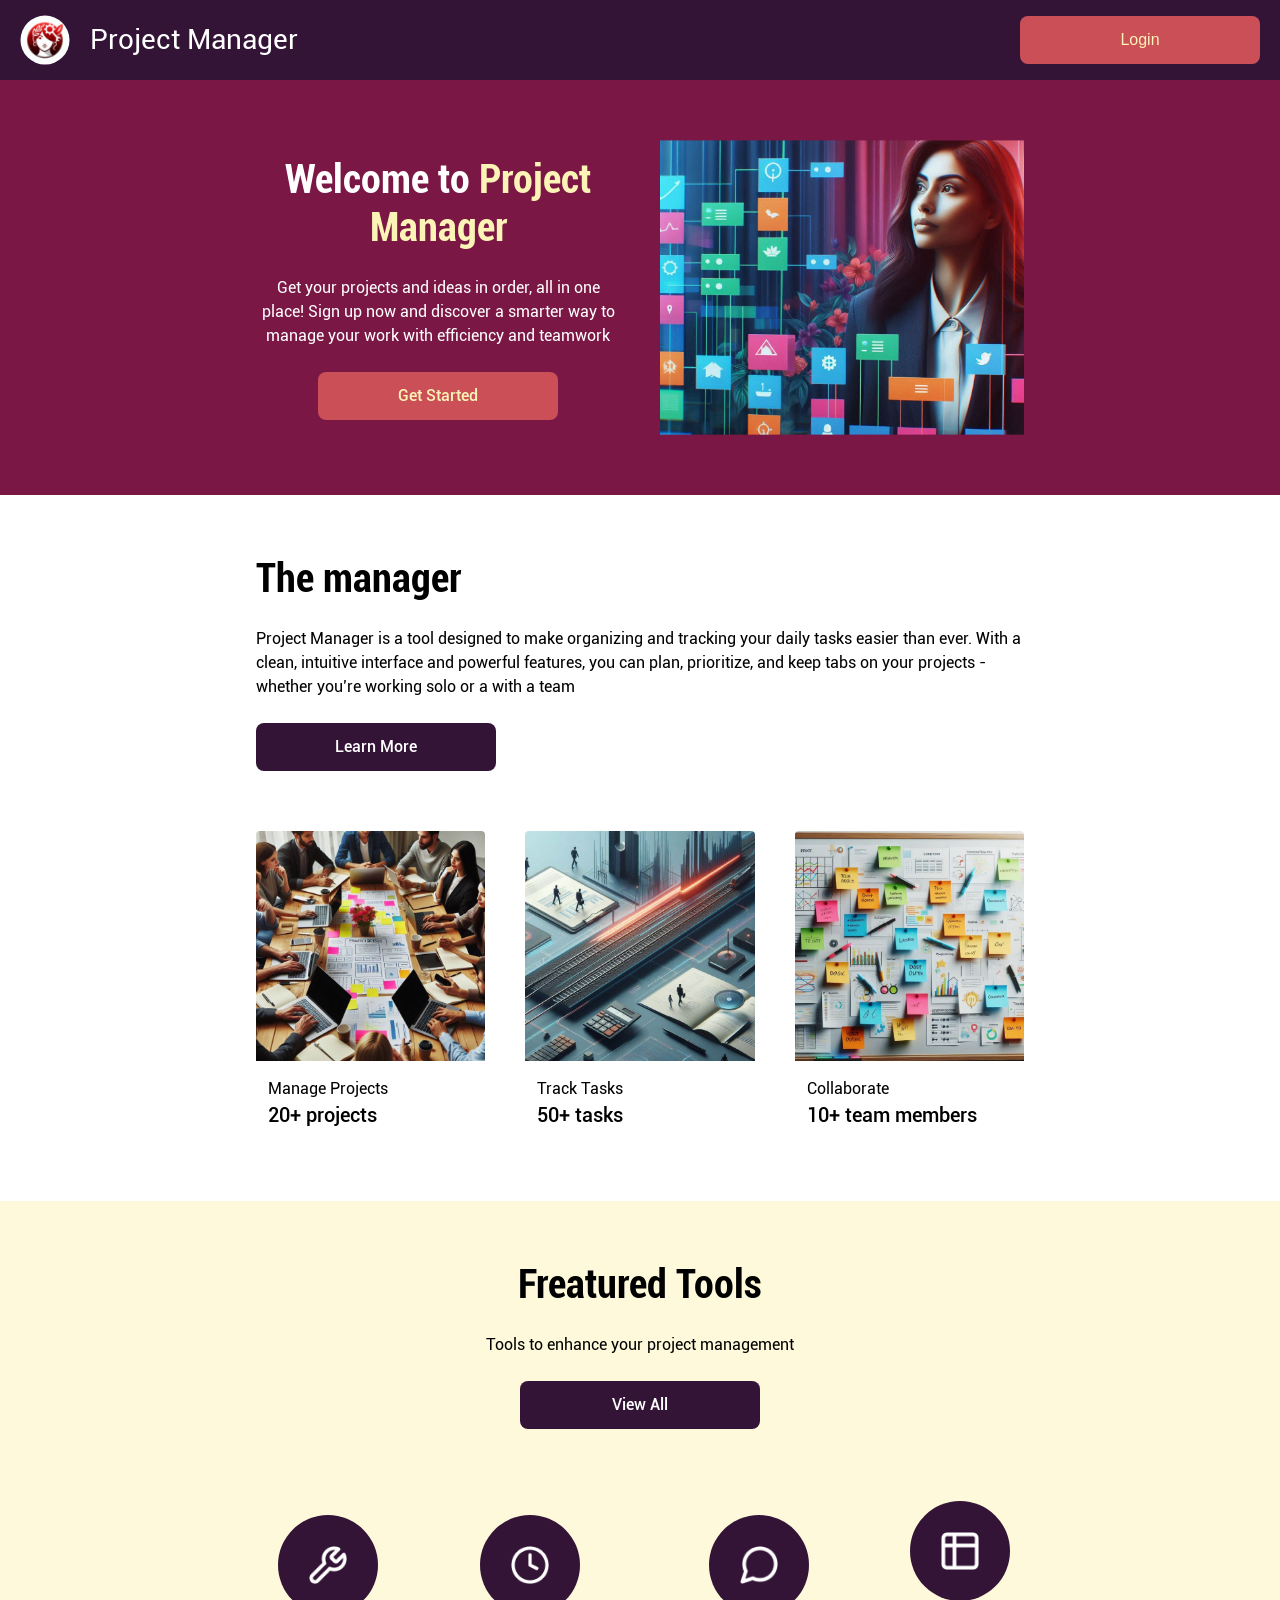
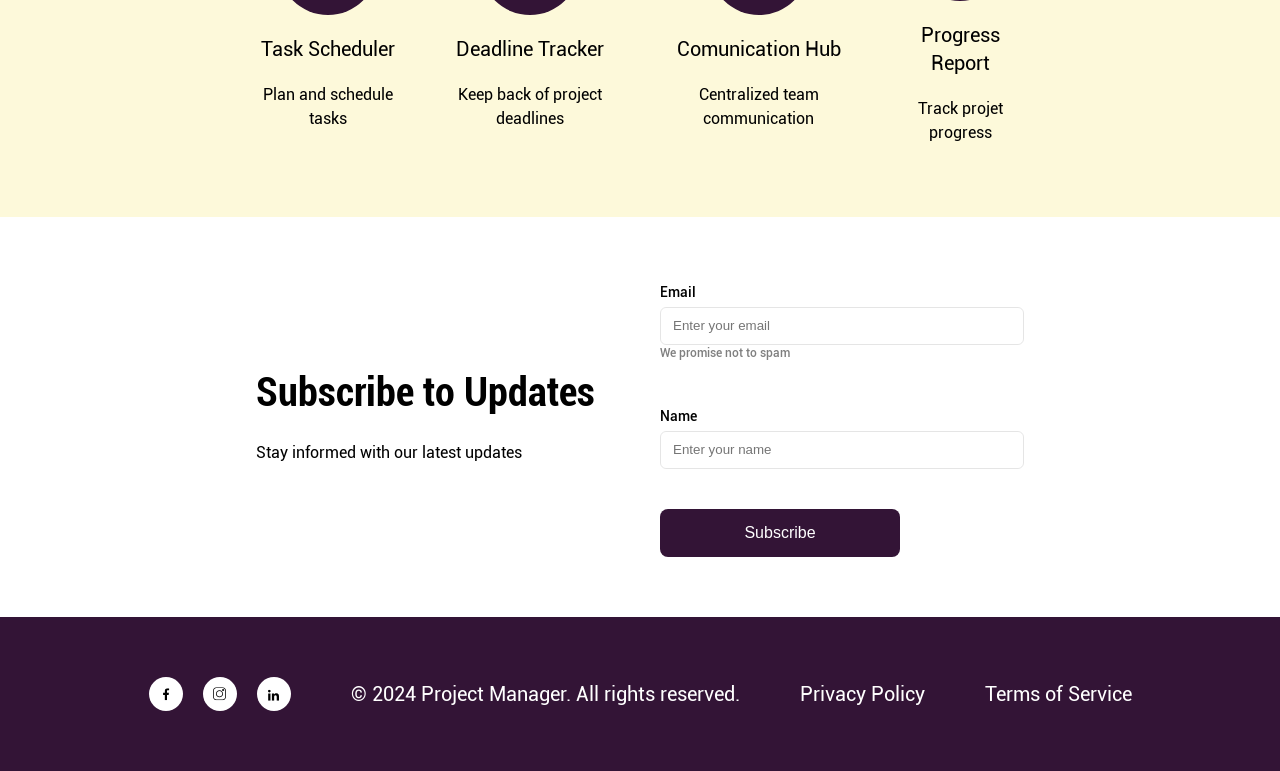
<file: index.html>
<!DOCTYPE html>
<html lang="en">

<head>
    <meta charset="UTF-8">
    <meta name="viewport" content="width=device-width, initial-scale=1.0">

    <link rel="shortcut icon" href="/assets/images/logo.svg" type="image/x-icon">
    <title>Project Manager</title>

    <link rel="stylesheet" href="/assets/css/home-page.css">
    <link rel="stylesheet" href="/assets/css/global.css">
    <link rel="stylesheet" href="/assets/css/global-font.css">
</head>

<body>
    <header class="home-c">
        <nav class="navbar columns">
            <div class="logo column">
                <a href="/">
                    <img src="/assets/images/logo.svg" alt="Logo">
                    <h2 class="title">Project Manager</h2>
                </a>
            </div>

            <div class="column menu">
                <ul class="nav-menu">
                    <li>
                        <button class="button butt-login butt-main"
                            onclick="location.href='/assets/pages/login-page.html'">Login</button>
                    </li>
                </ul>
                <div class="hamburger default"></div>
            </div>

        </nav>
    </header>

    <main class="home-m">
        <section class="columns content ">
            <div class="column aling-center max-column gap-min">
                <h1 class="title">Welcome to <span class="emphasis">Project Manager</span></h1>
                <p class="text">Get your projects and ideas in order, all in one place! Sign up now and discover a
                    smarter way to manage your work with efficiency and teamwork</p>
                <a href="/assets/pages/login-page.html" class="button butt-main">Get Started</a>
            </div>
            <div class="column max-column">
                <img src="/assets/images/main-i.png" alt="">
            </div>
        </section>
    </main>

    <section class="sec" id="manager">
        <div class="content gap">
            <div class="aling-left gap-min">
                <h2 class="title">The manager</h2>
                <p class="text">Project Manager is a tool designed to make organizing and tracking your daily tasks
                    easier
                    than ever. With a clean, intuitive interface and powerful features, you can plan, prioritize, and
                    keep
                    tabs on your projects - whether you’re working solo or a with a team</p>
                <a href="#" class="button butt-norm">Learn More</a>
            </div>
            <div class="columns">
                <div class="column">
                    <div class="card-manager">
                        <img src="/assets/images/list-i-1.png" alt="imagem de fichario">
                        <div class="group">
                            <h3 class="text">Manage Projects</h3>
                            <p class="subtitle">20+ projects</p>
                        </div>
                    </div>
                </div>
                <div class="column">
                    <div class="card-manager">
                        <img src="/assets/images/list-i-2.png" alt="imagem de negocios">
                        <div class="group">
                            <h3 class="text">Track Tasks</h3>
                            <p class="subtitle">50+ tasks</p>
                        </div>
                    </div>
                </div>
                <div class="column">
                    <div class="card-manager">
                        <img src="/assets/images/list-i-3.png" alt="imagem de daily">
                        <div class="group">
                            <h3 class="text">Collaborate</h3>
                            <p class="subtitle">10+ team members</p>
                        </div>
                    </div>
                </div>
            </div>
        </div>
    </section>


    <section class="sec emphasis-content" id="tools">
        <div class="content">
            <div class="aling-center gap">
                <div class="group gap-min">
                    <h2 class="title">Freatured Tools</h2>
                    <p class="text">Tools to enhance your project management</p>
                    <a href="#" class="button butt-norm">View All</a>
                </div>
                <div class="columns">
                    <div class="column aling-center">
                        <i class="image-i-i"><img src="/assets/images/tool-i-i.png" alt="image tool-i-i"></i>
                        <h3 class="subtitle">Task Scheduler</h3>
                        <p class="text">Plan and schedule tasks</p>
                    </div>

                    <div class="column aling-center">
                        <i class="image-i-i"><img src="/assets/images/clock-i-i.png" alt="image clock-i-i"></i>
                        <h3 class="subtitle">Deadline Tracker</h3>
                        <p class="text">Keep back of project deadlines</p>
                    </div>

                    <div class="column aling-center">
                        <i class="image-i-i"><img src="/assets/images/menseger-i-i.png" alt="image menseger-i-i"></i>
                        <h3 class="subtitle">Comunication Hub</h3>
                        <p class="text">Centralized team communication</p>
                    </div>

                    <div class="column aling-center">
                        <i class="image-i-i"><img src="/assets/images/table-i-i.png" alt="image table-i-i"></i>
                        <h3 class="subtitle">Progress Report</h3>
                        <p class="text">Track projet progress</p>
                    </div>
                </div>
            </div>
        </div>
        </div>
    </section>


    <section class="sec" id="subscribe">
        <div class="content">
            <div class="columns">
                <div class="column max-column justify-center gap-min">
                    <h2 class="title">Subscribe to Updates</h2>
                    <p class="text">Stay informed with our latest updates</p>
                </div>
                <div class="column max-column">
                    <form class="form" id="subscribeForm">
                        <div class="group">
                            <label for="email">Email</label>
                            <input type="email" id="email" name="email" placeholder="Enter your email" required>
                            <span class="alert-form">We promise not to spam</span>
                        </div>

                        <div class="group">
                            <label for="name">Name</label>
                            <input type="text" id="name" name="name" placeholder="Enter your name" required>
                            <span class="alert-form"></span>
                        </div>

                        <button class="button butt-norm" type="submit">Subscribe</button>

                    </form>

                </div>
            </div>
        </div>
    </section>

    <div class="alert"></div>

    <footer class="home-f">
        <div class="columns">
            <div class="column group-social">
                <a href="http://facebook.com" class="social" target="_blank" aria-label="Facebook">
                    <i class="icon icon-facebook">
                        <svg width="12" height="13" viewBox="0 0 12 13" fill="none" xmlns="http://www.w3.org/2000/svg">
                            <g clip-path="url(#clip0_36_15)">
                                <path
                                    d="M7.9985 2.29523H9.094V0.387234C8.905 0.361234 8.255 0.302734 7.498 0.302734C5.91851 0.302734 4.83651 1.29623 4.83651 3.12223V4.80273H3.09351V6.93573H4.83651V12.3027H6.97351V6.93623H8.646L8.9115 4.80323H6.97301V3.33373C6.97351 2.71723 7.1395 2.29523 7.9985 2.29523Z"
                                    fill="black" />
                            </g>
                            <defs>
                                <clipPath id="clip0_36_15">
                                    <rect width="12" height="12" fill="white" transform="translate(0 0.302734)" />
                                </clipPath>
                            </defs>
                        </svg>

                    </i>
                </a>
                <a href="http://instagram.com" class="social" target="_blank" aria-label="Instagram">
                    <i class="icon icon-instagram">
                        <svg width="13" height="14" viewBox="0 0 13 14" fill="none" xmlns="http://www.w3.org/2000/svg">
                            <g clip-path="url(#clip0_36_20)">
                                <path
                                    d="M9.481 0.302734H3.51898C1.57858 0.302734 0 1.88131 0 3.82171V9.78383C0 11.7241 1.57858 13.3027 3.51898 13.3027H9.4811C11.4214 13.3027 13 11.7241 13 9.78383V3.82171C13 1.88131 11.4214 0.302734 9.481 0.302734V0.302734ZM12.2379 9.78383C12.2379 11.3039 11.0012 12.5406 9.481 12.5406H3.51898C1.99881 12.5406 0.762114 11.3039 0.762114 9.78383V3.82171C0.762114 2.30155 1.99881 1.06485 3.51898 1.06485H9.4811C11.0012 1.06485 12.2379 2.30155 12.2379 3.82171V9.78383Z"
                                    fill="black" />
                                <path
                                    d="M6.49999 3.24805C4.53995 3.24805 2.9454 4.84259 2.9454 6.80263C2.9454 8.76266 4.53995 10.3572 6.49999 10.3572C8.46002 10.3572 10.0546 8.76266 10.0546 6.80263C10.0546 4.84259 8.46002 3.24805 6.49999 3.24805ZM6.49999 9.5951C4.96028 9.5951 3.70752 8.34243 3.70752 6.80263C3.70752 5.26293 4.96028 4.01016 6.49999 4.01016C8.03978 4.01016 9.29245 5.26293 9.29245 6.80263C9.29245 8.34243 8.03978 9.5951 6.49999 9.5951Z"
                                    fill="black" />
                                <path
                                    d="M10.1396 1.98584C9.56035 1.98584 9.08923 2.45705 9.08923 3.03618C9.08923 3.6154 9.56035 4.08661 10.1396 4.08661C10.7188 4.08661 11.19 3.6154 11.19 3.03618C11.19 2.45695 10.7188 1.98584 10.1396 1.98584ZM10.1396 3.3244C9.98068 3.3244 9.85135 3.19507 9.85135 3.03618C9.85135 2.87719 9.98068 2.74795 10.1396 2.74795C10.2986 2.74795 10.4279 2.87719 10.4279 3.03618C10.4279 3.19507 10.2986 3.3244 10.1396 3.3244Z"
                                    fill="black" />
                            </g>
                            <defs>
                                <clipPath id="clip0_36_20">
                                    <rect width="13" height="13" fill="black" transform="translate(0 0.302734)" />
                                </clipPath>
                            </defs>
                        </svg>
                    </i>
                </a>
                <a href="https://www.linkedin.com/in/vitoriaellen03" class="social" target="_blank"
                    aria-label="LinkedIn">
                    <i class="icon icon-linkedin">
                        <svg width="11" height="12" viewBox="0 0 11 12" fill="none" xmlns="http://www.w3.org/2000/svg">
                            <g clip-path="url(#clip0_36_34)">
                                <path
                                    d="M10.9973 11.7676V11.7671H11V7.73289C11 5.75931 10.5751 4.23901 8.26789 4.23901C7.15873 4.23901 6.41439 4.84768 6.11052 5.42472H6.07843V4.42326H3.89081V11.7671H6.16873V8.13072C6.16873 7.17326 6.35023 6.24743 7.53593 6.24743C8.70423 6.24743 8.72164 7.3401 8.72164 8.19214V11.7676H10.9973Z"
                                    fill="black" />
                                <path d="M0.181488 4.42358H2.46215V11.7675H0.181488V4.42358Z" fill="black" />
                                <path
                                    d="M1.32092 0.767578C0.591708 0.767578 0 1.35929 0 2.08849C0 2.8177 0.591708 3.42179 1.32092 3.42179C2.05013 3.42179 2.64183 2.8177 2.64183 2.08849C2.64138 1.35929 2.04967 0.767578 1.32092 0.767578V0.767578Z"
                                    fill="black" />
                            </g>
                            <defs>
                                <clipPath id="clip0_36_34">
                                    <rect width="11" height="11" fill="black" transform="translate(0 0.767578)" />
                                </clipPath>
                            </defs>
                        </svg>
                    </i>
                </a>
            </div>
            <div class="column">
                <p class="text">&copy; 2024 Project Manager. All rights reserved.</p>
            </div>
            <div class="column">
                <a href="/" target="_blank" rel="noopener noreferrer">Privacy Policy</a>
                <a href="/" target="_blank" rel="noopener noreferrer">Terms of Service</a>
            </div>
        </div>
    </footer>



    <!--Inserindo JS-->
    <script src="/assets/js/global.js"></script>
    <script src="/assets/js/home-page.js"></script>

</body>

</html>
</file>
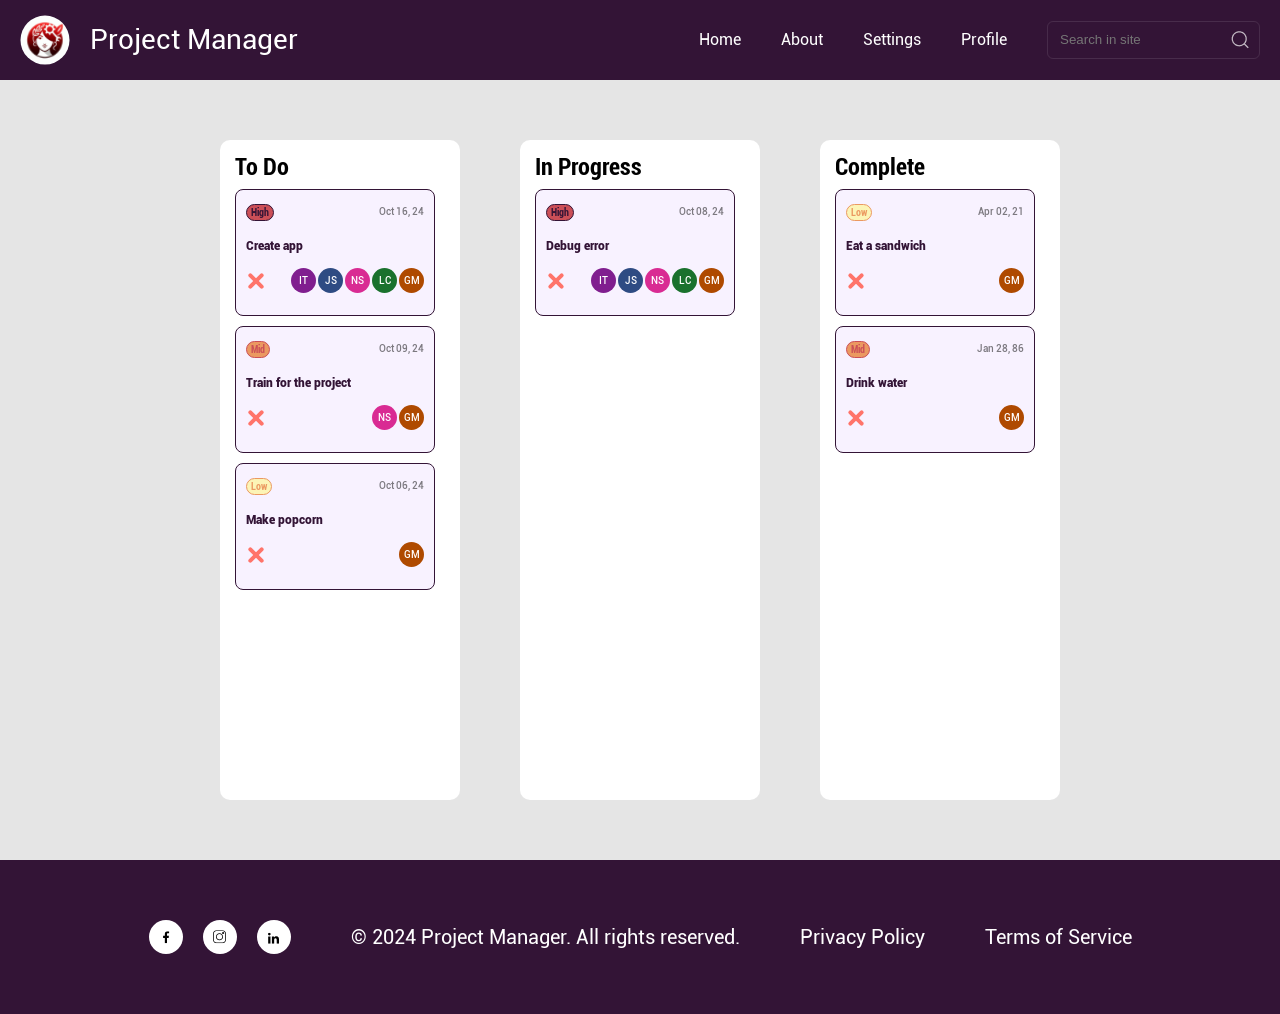
<file: assets/pages/kanban-page.html>
<!DOCTYPE html>
<html lang="en">

<head>
    <meta charset="UTF-8">
    <meta name="viewport" content="width=device-width, initial-scale=1.0">

    <link rel="shortcut icon" href="/assets/images/logo.svg" type="image/x-icon">
    <title>Kanban Page</title>

    <link rel="stylesheet" href="/assets/css/global.css">
    <link rel="stylesheet" href="/assets/css/kanban-page.css">
    <link rel="stylesheet" href="/assets/css/global-font.css">
</head>

<body>
    <header class="kanban-c">
        <nav class="navbar columns">
            <div class="logo column">
                <a href="/">
                    <img src="/assets/images/logo.svg" alt="Logo">
                    <h2 class="title">Project Manager</h2>
                </a>
            </div>

            <div class="column menu">
                <ul class="nav-menu">
                    <li><a href="/">Home</a></li>
                    <li><a href="#">About</a></li>
                    <li><a href="#">Settings</a></li>
                    <li><a href="#">Profile</a></li>
                    <li>
                        <div class="search">
                            <input type="text" placeholder="Search in site">
                            <i class="icon-search">
                                <img src="/assets/images/ic-search.png" alt="icon search">
                            </i>
                        </div>

                    </li>
                </ul>
                <div class="hamburger default"></div>
            </div>

        </nav>
    </header>


    <section class="sec" id="kanban">
        <div class="kanban-board">
            <!-- Coluna To Do -->
            <div class="kanban-column" id="to-do">
                <h2 class="title">To Do</h2>
                <div class="cards-column" id="to-do-cards"></div>
            </div>

            <!-- Coluna In Progress -->
            <div class="kanban-column" id="in-progress">
                <h2 class="title">In Progress</h2>
                <div class="cards-column" id="in-progress-cards"></div>
            </div>

            <!-- Coluna Complete -->
            <div class="kanban-column" id="complete">
                <h2 class="title">Complete</h2>
                <div class="cards-column" id="complete-cards"></div>
            </div>
        </div>
    </section>

    <span class="alert"></span>


    <footer class="home-f">
        <div class="columns">
            <div class="column group-social">
                <a href="http://facebook.com" class="social" target="_blank" aria-label="Facebook">
                    <i class="icon icon-facebook">
                        <svg width="12" height="13" viewBox="0 0 12 13" fill="none" xmlns="http://www.w3.org/2000/svg">
                            <g clip-path="url(#clip0_36_15)">
                                <path
                                    d="M7.9985 2.29523H9.094V0.387234C8.905 0.361234 8.255 0.302734 7.498 0.302734C5.91851 0.302734 4.83651 1.29623 4.83651 3.12223V4.80273H3.09351V6.93573H4.83651V12.3027H6.97351V6.93623H8.646L8.9115 4.80323H6.97301V3.33373C6.97351 2.71723 7.1395 2.29523 7.9985 2.29523Z"
                                    fill="black" />
                            </g>
                            <defs>
                                <clipPath id="clip0_36_15">
                                    <rect width="12" height="12" fill="white" transform="translate(0 0.302734)" />
                                </clipPath>
                            </defs>
                        </svg>

                    </i>
                </a>
                <a href="http://instagram.com" class="social" target="_blank" aria-label="Instagram">
                    <i class="icon icon-instagram">
                        <svg width="13" height="14" viewBox="0 0 13 14" fill="none" xmlns="http://www.w3.org/2000/svg">
                            <g clip-path="url(#clip0_36_20)">
                                <path
                                    d="M9.481 0.302734H3.51898C1.57858 0.302734 0 1.88131 0 3.82171V9.78383C0 11.7241 1.57858 13.3027 3.51898 13.3027H9.4811C11.4214 13.3027 13 11.7241 13 9.78383V3.82171C13 1.88131 11.4214 0.302734 9.481 0.302734V0.302734ZM12.2379 9.78383C12.2379 11.3039 11.0012 12.5406 9.481 12.5406H3.51898C1.99881 12.5406 0.762114 11.3039 0.762114 9.78383V3.82171C0.762114 2.30155 1.99881 1.06485 3.51898 1.06485H9.4811C11.0012 1.06485 12.2379 2.30155 12.2379 3.82171V9.78383Z"
                                    fill="black" />
                                <path
                                    d="M6.49999 3.24805C4.53995 3.24805 2.9454 4.84259 2.9454 6.80263C2.9454 8.76266 4.53995 10.3572 6.49999 10.3572C8.46002 10.3572 10.0546 8.76266 10.0546 6.80263C10.0546 4.84259 8.46002 3.24805 6.49999 3.24805ZM6.49999 9.5951C4.96028 9.5951 3.70752 8.34243 3.70752 6.80263C3.70752 5.26293 4.96028 4.01016 6.49999 4.01016C8.03978 4.01016 9.29245 5.26293 9.29245 6.80263C9.29245 8.34243 8.03978 9.5951 6.49999 9.5951Z"
                                    fill="black" />
                                <path
                                    d="M10.1396 1.98584C9.56035 1.98584 9.08923 2.45705 9.08923 3.03618C9.08923 3.6154 9.56035 4.08661 10.1396 4.08661C10.7188 4.08661 11.19 3.6154 11.19 3.03618C11.19 2.45695 10.7188 1.98584 10.1396 1.98584ZM10.1396 3.3244C9.98068 3.3244 9.85135 3.19507 9.85135 3.03618C9.85135 2.87719 9.98068 2.74795 10.1396 2.74795C10.2986 2.74795 10.4279 2.87719 10.4279 3.03618C10.4279 3.19507 10.2986 3.3244 10.1396 3.3244Z"
                                    fill="black" />
                            </g>
                            <defs>
                                <clipPath id="clip0_36_20">
                                    <rect width="13" height="13" fill="black" transform="translate(0 0.302734)" />
                                </clipPath>
                            </defs>
                        </svg>
                    </i>
                </a>
                <a href="https://www.linkedin.com/in/vitoriaellen03" class="social" target="_blank"
                    aria-label="LinkedIn">
                    <i class="icon icon-linkedin">
                        <svg width="11" height="12" viewBox="0 0 11 12" fill="none" xmlns="http://www.w3.org/2000/svg">
                            <g clip-path="url(#clip0_36_34)">
                                <path
                                    d="M10.9973 11.7676V11.7671H11V7.73289C11 5.75931 10.5751 4.23901 8.26789 4.23901C7.15873 4.23901 6.41439 4.84768 6.11052 5.42472H6.07843V4.42326H3.89081V11.7671H6.16873V8.13072C6.16873 7.17326 6.35023 6.24743 7.53593 6.24743C8.70423 6.24743 8.72164 7.3401 8.72164 8.19214V11.7676H10.9973Z"
                                    fill="black" />
                                <path d="M0.181488 4.42358H2.46215V11.7675H0.181488V4.42358Z" fill="black" />
                                <path
                                    d="M1.32092 0.767578C0.591708 0.767578 0 1.35929 0 2.08849C0 2.8177 0.591708 3.42179 1.32092 3.42179C2.05013 3.42179 2.64183 2.8177 2.64183 2.08849C2.64138 1.35929 2.04967 0.767578 1.32092 0.767578V0.767578Z"
                                    fill="black" />
                            </g>
                            <defs>
                                <clipPath id="clip0_36_34">
                                    <rect width="11" height="11" fill="black" transform="translate(0 0.767578)" />
                                </clipPath>
                            </defs>
                        </svg>
                    </i>
                </a>
            </div>
            <div class="column">
                <p class="text">&copy; 2024 Project Manager. All rights reserved.</p>
            </div>
            <div class="column">
                <a href="/" target="_blank" rel="noopener noreferrer">Privacy Policy</a>
                <a href="/" target="_blank" rel="noopener noreferrer">Terms of Service</a>
            </div>
        </div>
    </footer>


    <!--Inserindo JS-->
    <script src="/assets/js/global.js"></script>
    <script src="/assets/js/kanban-page.js"></script>

</body>

</html>
</file>
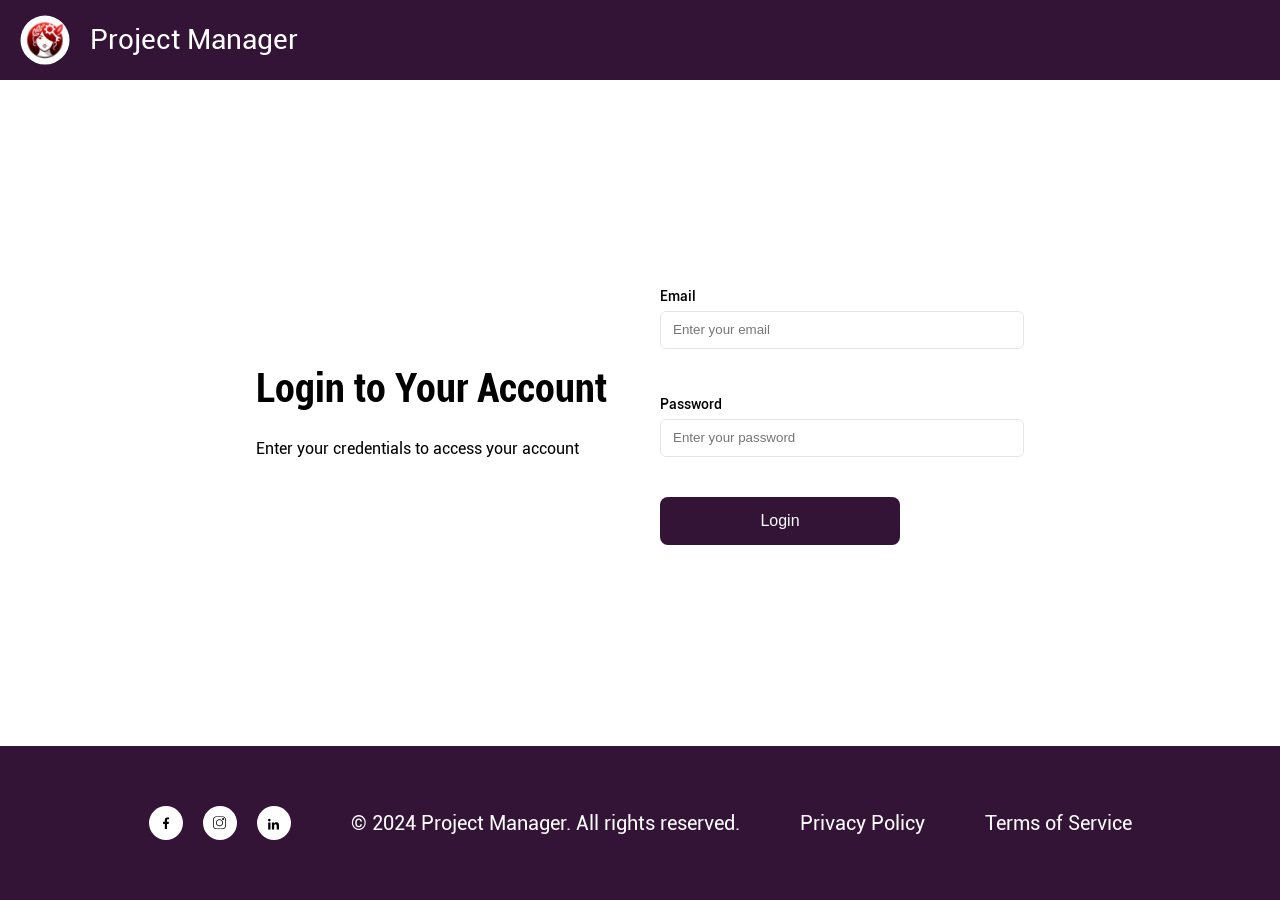
<file: assets/pages/login-page.html>
<!DOCTYPE html>
<html lang="en">

<head>
    <meta charset="UTF-8">
    <meta name="viewport" content="width=device-width, initial-scale=1.0">

    <link rel="shortcut icon" href="/assets/images/logo.svg" type="image/x-icon">
    <title>login Page</title>

    <link rel="stylesheet" href="/assets/css/global.css">
    <link rel="stylesheet" href="/assets/css/login-page.css">
    <link rel="stylesheet" href="/assets/css/global-font.css">
</head>

<body>
    <header class="login-c">
        <nav class="navbar columns">
            <div class="logo column">
                <a href="/">
                    <img src="/assets/images/logo.svg" alt="Logo">
                    <h2 class="title">Project Manager</h2>
                </a>
            </div>

            <div class="column menu">
            </div>

        </nav>
    </header>


    <section class="sec aling-center justify-center" id="login">
        <div class="content aling-left">
            <div class="columns">
                <div class="column max-column justify-center gap-min">
                    <h2 class="title">Login to Your Account</h2>
                    <p class="text">Enter your credentials to access your account</p>
                </div>
                <div class="column max-column">
                    <form action="/login" method="post">
                        <div class="group">
                            <label for="email">Email</label>
                            <input type="email" id="email" name="email" placeholder="Enter your email" required>
                            <span class="alert-form"></span>
                        </div>

                        <div class="group">
                            <label for="password">Password</label>
                            <input type="password" id="password" name="password" placeholder="Enter your password"
                                required>
                            <span class="alert-form"></span>
                        </div>

                        <button class="button butt-norm" type="submit">Login</button>

                    </form>
                </div>
            </div>
        </div>
    </section>


    <span class="alert"></span>


    <footer class="home-f">
        <div class="columns">
            <div class="column group-social">
                <a href="http://facebook.com" class="social" target="_blank" aria-label="Facebook">
                    <i class="icon icon-facebook">
                        <svg width="12" height="13" viewBox="0 0 12 13" fill="none" xmlns="http://www.w3.org/2000/svg">
                            <g clip-path="url(#clip0_36_15)">
                                <path
                                    d="M7.9985 2.29523H9.094V0.387234C8.905 0.361234 8.255 0.302734 7.498 0.302734C5.91851 0.302734 4.83651 1.29623 4.83651 3.12223V4.80273H3.09351V6.93573H4.83651V12.3027H6.97351V6.93623H8.646L8.9115 4.80323H6.97301V3.33373C6.97351 2.71723 7.1395 2.29523 7.9985 2.29523Z"
                                    fill="black" />
                            </g>
                            <defs>
                                <clipPath id="clip0_36_15">
                                    <rect width="12" height="12" fill="white" transform="translate(0 0.302734)" />
                                </clipPath>
                            </defs>
                        </svg>

                    </i>
                </a>
                <a href="http://instagram.com" class="social" target="_blank" aria-label="Instagram">
                    <i class="icon icon-instagram">
                        <svg width="13" height="14" viewBox="0 0 13 14" fill="none" xmlns="http://www.w3.org/2000/svg">
                            <g clip-path="url(#clip0_36_20)">
                                <path
                                    d="M9.481 0.302734H3.51898C1.57858 0.302734 0 1.88131 0 3.82171V9.78383C0 11.7241 1.57858 13.3027 3.51898 13.3027H9.4811C11.4214 13.3027 13 11.7241 13 9.78383V3.82171C13 1.88131 11.4214 0.302734 9.481 0.302734V0.302734ZM12.2379 9.78383C12.2379 11.3039 11.0012 12.5406 9.481 12.5406H3.51898C1.99881 12.5406 0.762114 11.3039 0.762114 9.78383V3.82171C0.762114 2.30155 1.99881 1.06485 3.51898 1.06485H9.4811C11.0012 1.06485 12.2379 2.30155 12.2379 3.82171V9.78383Z"
                                    fill="black" />
                                <path
                                    d="M6.49999 3.24805C4.53995 3.24805 2.9454 4.84259 2.9454 6.80263C2.9454 8.76266 4.53995 10.3572 6.49999 10.3572C8.46002 10.3572 10.0546 8.76266 10.0546 6.80263C10.0546 4.84259 8.46002 3.24805 6.49999 3.24805ZM6.49999 9.5951C4.96028 9.5951 3.70752 8.34243 3.70752 6.80263C3.70752 5.26293 4.96028 4.01016 6.49999 4.01016C8.03978 4.01016 9.29245 5.26293 9.29245 6.80263C9.29245 8.34243 8.03978 9.5951 6.49999 9.5951Z"
                                    fill="black" />
                                <path
                                    d="M10.1396 1.98584C9.56035 1.98584 9.08923 2.45705 9.08923 3.03618C9.08923 3.6154 9.56035 4.08661 10.1396 4.08661C10.7188 4.08661 11.19 3.6154 11.19 3.03618C11.19 2.45695 10.7188 1.98584 10.1396 1.98584ZM10.1396 3.3244C9.98068 3.3244 9.85135 3.19507 9.85135 3.03618C9.85135 2.87719 9.98068 2.74795 10.1396 2.74795C10.2986 2.74795 10.4279 2.87719 10.4279 3.03618C10.4279 3.19507 10.2986 3.3244 10.1396 3.3244Z"
                                    fill="black" />
                            </g>
                            <defs>
                                <clipPath id="clip0_36_20">
                                    <rect width="13" height="13" fill="black" transform="translate(0 0.302734)" />
                                </clipPath>
                            </defs>
                        </svg>
                    </i>
                </a>
                <a href="https://www.linkedin.com/in/vitoriaellen03" class="social" target="_blank"
                    aria-label="LinkedIn">
                    <i class="icon icon-linkedin">
                        <svg width="11" height="12" viewBox="0 0 11 12" fill="none" xmlns="http://www.w3.org/2000/svg">
                            <g clip-path="url(#clip0_36_34)">
                                <path
                                    d="M10.9973 11.7676V11.7671H11V7.73289C11 5.75931 10.5751 4.23901 8.26789 4.23901C7.15873 4.23901 6.41439 4.84768 6.11052 5.42472H6.07843V4.42326H3.89081V11.7671H6.16873V8.13072C6.16873 7.17326 6.35023 6.24743 7.53593 6.24743C8.70423 6.24743 8.72164 7.3401 8.72164 8.19214V11.7676H10.9973Z"
                                    fill="black" />
                                <path d="M0.181488 4.42358H2.46215V11.7675H0.181488V4.42358Z" fill="black" />
                                <path
                                    d="M1.32092 0.767578C0.591708 0.767578 0 1.35929 0 2.08849C0 2.8177 0.591708 3.42179 1.32092 3.42179C2.05013 3.42179 2.64183 2.8177 2.64183 2.08849C2.64138 1.35929 2.04967 0.767578 1.32092 0.767578V0.767578Z"
                                    fill="black" />
                            </g>
                            <defs>
                                <clipPath id="clip0_36_34">
                                    <rect width="11" height="11" fill="black" transform="translate(0 0.767578)" />
                                </clipPath>
                            </defs>
                        </svg>
                    </i>
                </a>
            </div>
            <div class="column">
                <p class="text">&copy; 2024 Project Manager. All rights reserved.</p>
            </div>
            <div class="column">
                <a href="/" target="_blank" rel="noopener noreferrer">Privacy Policy</a>
                <a href="/" target="_blank" rel="noopener noreferrer">Terms of Service</a>
            </div>
        </div>
    </footer>


    <!--Inserindo JS-->
    <script src="/assets/js/global.js"></script>
    <script src="/assets/js/login-page.js"></script>

</body>

</html>
</file>
<file: assets/css/home-page.css>
.image-i-i {
    background: var(--primary-color);
    width: 100px;
    height: 100px;
    border-radius: 200px;
    text-align: center;
    justify-content: center;
    align-items: center;
    display: flex;
}

.image-i-i img {
    width: 38px;
}


#tools .column {
    gap: 20px;
    padding: 12px 0;
}

#manager .group {
    gap: 20px;
    padding: 12px;
}

#manager .subtitle {
    font-size: 1.25rem;
    font-weight: 500;
    line-height: 1.75rem;
}

.card-manager img {
    border-radius: 4px 4px 0 0;
}

.alert-form.error {
    color: red;
}

.home-m {
    background: var(--second-color);
}

.home-m .text {
    color: var(--withe);
}
</file>
<file: assets/css/global.css>
/* Regras globais */
:root {
    --primary-color: #331436;
    --second-color: #7A1745;
    --withe: #FFF;
    --black: #000;
    --emphasis: rgba(252, 244, 182);
    --emphasis-content: rgba(252, 244, 182, 0.5);
    --button: #CB4F57;
    --orange: #EB9961;
    --pink: #F8F2FF;
    --pink-or: #CB4F57;
    --pink-ye: #EB9961;
    --yelow: #FCF4B6;
    --close: #FF746A;
}

/* Zerando CSS */
* {
    margin: 0;
    padding: 0;
    box-sizing: border-box;
}


/* Overflow */
html {
    overflow: auto;
    overflow-x: hidden;
}

html,
body {
    height: 100%;
    margin: 0;
    padding: 0;
    display: flex;
    flex-direction: column;
    font-family: 'Roboto', sans-serif;
    font-weight: 500;
}

.overflow-hidden {
    overflow: hidden !important;
}

/**/

/* Tipografy */
.title,
h2,
h3,
h4,
h5,
h6 {
    color: var(---primary-color);
    font-weight: 700;
    font-size: 2.5rem;
    line-height: 48px;
}

p,
.text {
    font-size: 1rem;
    line-height: 24px;
    color: var(---primary-color);
    font-weight: 400;
}

form {
    display: flex;
    flex-direction: column;
    gap: 40px;
    line-height: 30px;
    width: 100%;
}

label {
    width: 100%;
    line-height: 30px;
    font-weight: 500;
    font-size: 0.875rem;
}

input {
    line-height: 20px;
    border-radius: 6px;
    padding: 8px 12px;
    border: 1px solid rgba(0, 0, 0, 0.1);
    background: transparent;
}

img {
    width: 100%;
}

.subtitle {
    font-size: 1.25rem;
    line-height: 1.75rem;
    font-weight: 400;
}

.emphasis {
    color: var(--emphasis);
}

/**/

/* Button Pattern */
.butt-main {
    color: var(--emphasis);
    background: var(--button);
}

.butt-norm {
    color: var(--withe);
    background: var(--primary-color);
}

.button {
    border-radius: 8px;
    padding: 12px;
    width: 240px;
    text-decoration: none;
    line-height: 24px;
    font-weight: 500;
    border: none;
    text-align: center;
    font-size: 1rem;
    cursor: pointer;
    transition: 0.3s ease;
}

.butt-main:hover {
    color: var(--button);
    background: var(--emphasis);
}

.butt-norm:hover {
    color: var(--withe);
    background: var(--second-color);
}

/**/

/* Contents */
.emphasis-content {
    background: var(--emphasis-content);
}

.sec,
.home-m {
    padding: 60px;
    display: flex;
    flex-direction: column;
    align-items: center;
}

.content {
    max-width: 60vw;
}

.aling-left {
    text-align: left;
    display: flex;
    align-items: left;
    justify-content: left;
    flex-direction: column;

}

.aling-center {
    text-align: center;
    display: flex;
    align-items: center;
    justify-content: center;
    flex-direction: column;
}

/**/

/* Main Content */
main .title {
    color: var(--withe);
    font-weight: 700;
    font-size: 2.5rem;
    line-height: 48px;
}

/**/

/* Column Pattern */
.columns {
    display: flex;
    justify-content: space-between;
    gap: 40px;
    width: 100%;
}

.column {
    display: flex;
    flex-direction: column;
    width: Fill (1, 560px)px;
}

/**/

/* Group */
.group {
    width: 100%;
    display: inherit;
    flex-direction: inherit;
    align-items: inherit;
    justify-content: inherit;
}

/**/

/* Alings */
.gap {
    display: flex;
    flex-direction: column;
    gap: 60px;
}

.gap-min {
    gap: 24px;
}

.max-column {
    width: 560px;
}

.justify-center {
    display: flex;
    flex-direction: column;
    justify-content: center;
    align-items: left;
}

/**/

/*Forms*/
.alert-form {
    font-size: 12px;
    line-height: 16px;
    text-align: left;
    color: rgba(0, 0, 0, 0.5);
}

/**/

/* Mensages */
.alert {
    background: #000;
    color: white;
    position: fixed;
    bottom: 20px;
    left: 50%;
    transform: translateX(-50%);
    padding: 10px 20px;
    border-radius: 5px;
    z-index: 1000;
    display: none;
}

.sucess {
    background: green;
}

.error {
    background: red;
}

/**/


/* Navigation Menu */
header {
    padding: 20px;
    background: var(--primary-color);
    max-height: 80px;
    display: flex;
    align-items: center;
}
.navbar {
    display: flex;
    justify-content: space-between;
    font-size: 1rem;
    line-height: 24px;
    align-items: center;
    width: 100%;
    overflow: hidden;
}

.menu,
.navbar>.column {
    display: flex;
    align-items: center;
    gap: 10px;
    color: var(--withe);
}

.logo img {
    width: 50px;
    height: 50px;
}

.navbar ul {
    gap: 40px;
}

.nav-menu li {
    list-style: none;
}

.nav-menu a {
    color: var(--withe);
    text-decoration: none;
}
.nav-menu a:hover, footer a:hover {
    color: var(--yelow);
}

.nav-menu {
    display: flex;
    align-items: center;
    height: 2.25rem;
    font-weight: 400;
}

.navbar>.column {
    padding: 0;

}

.logo .title {
    color: var(--withe);
    font-weight: 400;
    font-size: 1.75rem;
    line-height: 2.25rem;
}

.logo a {
    display: flex;
    align-items: center;
    gap: 20px;
    text-decoration: none;
}

.nav-menu input {
    border: 1px solid rgba(255, 255, 255, 0.1);
    color: rgba(255, 255, 255, 0.5);
    background-color: transparent;
}

.nav-menu input {
    border: 1px solid rgba(255, 255, 255, 0.1);
    color: rgba(255, 255, 255, 0.5);
    padding-right: 30px;
}

.search {
    position: relative;
}

.icon-search {
    position: absolute;
    right: 10px;
    top: calc(50% + 3px);
    transform: translateY(-50%);
    cursor: pointer;
}

/* Icone hamburguer */
.hamburger {
    z-index: 1000;
    font-size: 24px;
    line-height: 24px;
    cursor: pointer;
    display: none;
}

.hamburger.default:before {
    content: "\2630";
}

.hamburger.active:before {
    content: "\26CC";
}

.nav-menu li {
    animation-duration: 0.5s;
    animation-name: slidein;
    animation-fill-mode: forwards;
    opacity: 0;
}

.nav-menu li:nth-child(1) {
    animation-delay: 0.1ms;
}

.nav-menu li:nth-child(2) {
    animation-delay: 0.2s;
}

.nav-menu li:nth-child(3) {
    animation-delay: 0.4s;
}

.nav-menu li:nth-child(4) {
    animation-delay: 0.6s;
}

/* Animations Menu */
@keyframes slidein {
    from {
        opacity: 0;
        transform: translateX(100%);
    }

    to {
        opacity: 1;
        transform: translateX(0%);
    }
}

/* Responsiveness */
@media (max-width: 1080px) {
    .nav-menu {
        display: flex;
        flex-direction: column;
        position: absolute;
        right: 0;
        top: 80px;
        background: #331436;
        padding: 20px;
        align-items: flex-start !important;
        z-index: 1000;
    }

    .navbar ul {
        display: none;
        height: 100%;
        width: 100vw;
    }

    .navbar ul.active {
        height: 100%;
        display: flex;
    }

    .navbar ul li {
        text-align: left;
        justify-content: left;
    }

    .hamburger {
        display: block;
    }
    
    header .columns {
        display: flex;
        flex-wrap: nowrap !important; 
        justify-content: center;
        align-items: center;
    }
    .columns:not(header .column, footer .column) {
        display: flex;
        flex-wrap: wrap;
        justify-content: space-between;
    }

    .column:not(header .column, footer .column) {
        min-width: 250px;
        width: calc(50% - 20px);
        margin-bottom: 20px;
    }

    @media (max-width: 900px) {
        .column:not(header .column) {
            width: 100%;
        }
    }
}


/**/

/* Footer */
footer {
    background: var(--primary-color);
    padding: 60px;
    color: var(--withe);
}

footer .columns {
    display: flex;
    justify-content: center;
    gap: 60px;
    width: 100%;
    flex-direction: row;
    align-items: center;
}

footer .column {
    display: flex;
    flex-direction: row;
    gap: 60px;
    justify-content: center;
    align-items: center;
}


footer a,
footer .text {
    color: var(--withe);
    text-decoration: none;
    font-weight: 400;
    font-size: 1.25rem;
    line-height: 1.75rem;
}

footer .group-social {
    gap: 20px;
}

footer .social {
    background: var(--withe);
    justify-content: center;
    align-items: center;
    border-radius: 100px;
    width: 34px;
    height: 34px;
    display: flex;
    justify-content: center;
    justify-items: center;
    text-align: center;
}

footer .social img {
    margin: 10px auto;
    width: initial;
}
.social:hover {
    background: var(--yelow);
}
.social:hover .icon path {
    fill: #CB4F57;
}
/**/
</file>
<file: assets/css/global-font.css>
@font-face {
    font-family: 'Roboto';
    src: url('../fonts/Roboto/Roboto-Black.ttf') format('truetype');
    font-weight: 900;
    font-style: normal;
}

@font-face {
    font-family: 'Roboto';
    src: url('../fonts/Roboto/Roboto-BlackItalic.ttf') format('truetype');
    font-weight: 900;
    font-style: italic;
}

@font-face {
    font-family: 'Roboto';
    src: url('../fonts/Roboto/Roboto-Bold.ttf') format('truetype');
    font-weight: 700;
    font-style: normal;
}

@font-face {
    font-family: 'Roboto';
    src: url('../fonts/Roboto/Roboto-BoldItalic.ttf') format('truetype');
    font-weight: 700;
    font-style: italic;
}

@font-face {
    font-family: 'Roboto';
    src: url('../fonts/Roboto/Roboto-BoldCondensed.ttf') format('truetype');
    font-weight: 700;
    font-style: normal;
}

@font-face {
    font-family: 'Roboto';
    src: url('../fonts/Roboto/Roboto-BoldCondensedItalic.ttf') format('truetype');
    font-weight: 700;
    font-style: italic;
}

@font-face {
    font-family: 'Roboto';
    src: url('../fonts/Roboto/Roboto-Condensed.ttf') format('truetype');
    font-weight: 400;
    font-style: normal;
}

@font-face {
    font-family: 'Roboto';
    src: url('../fonts/Roboto/Roboto-CondensedItalic.ttf') format('truetype');
    font-weight: 400;
    font-style: italic;
}

@font-face {
    font-family: 'Roboto';
    src: url('../fonts/Roboto/Roboto-Italic.ttf') format('truetype');
    font-weight: 400;
    font-style: italic;
}

@font-face {
    font-family: 'Roboto';
    src: url('../fonts/Roboto/Roboto-Light.ttf') format('truetype');
    font-weight: 300;
    font-style: normal;
}

@font-face {
    font-family: 'Roboto';
    src: url('../fonts/Roboto/Roboto-LightItalic.ttf') format('truetype');
    font-weight: 300;
    font-style: italic;
}

@font-face {
    font-family: 'Roboto';
    src: url('../fonts/Roboto/Roboto-Medium.ttf') format('truetype');
    font-weight: 500;
    font-style: normal;
}

@font-face {
    font-family: 'Roboto';
    src: url('../fonts/Roboto/Roboto-MediumItalic.ttf') format('truetype');
    font-weight: 500;
    font-style: italic;
}

@font-face {
    font-family: 'Roboto';
    src: url('../fonts/Roboto/Roboto-Regular.ttf') format('truetype');
    font-weight: 400;
    font-style: normal;
}

@font-face {
    font-family: 'Roboto';
    src: url('../fonts/Roboto/Roboto-Thin.ttf') format('truetype');
    font-weight: 100;
    font-style: normal;
}

@font-face {
    font-family: 'Roboto';
    src: url('../fonts/Roboto/Roboto-ThinItalic.ttf') format('truetype');
    font-weight: 100;
    font-style: italic;
}
</file>
<file: assets/css/kanban-page.css>
#kanban {
    flex-grow: 1;
    background: rgba(0, 0, 0, 0.1);
    padding: 60px;
}

#kanban .column,
.kanban-column {
    background: var(--withe);
    flex-grow: 1;
}

.justify-center {
    display: flex;
    flex-direction: column;
    justify-content: flex-start;
}

.kanban-board {
    display: flex;
    justify-content: space-around;
    gap: 60px;
}

.kanban-column {
    background-color: #fff;
    border-radius: 10px;
    padding: 15px;
    min-width: 240px;
    min-height: 626px;
    display: flex;
    flex-direction: column;
    gap: 10px;
}

.cards-column {
    display: flex;
    flex-direction: column;
    gap: 10px;
    overflow: auto;
    height: 596px;
    padding-right: 8px;
}

.cards-column::-webkit-scrollbar {
    width: 5px;
}

.cards-column::-webkit-scrollbar-thumb {
    background-color: var(--primary-color);
    border-radius: 10px;
    padding: 5px;
    margin: 5px;
}

.cards-column::-webkit-scrollbar-track {
    background-color: #f1f1f1;
}

.kanban-card {
    background-color: var(--pink);
    border: 1px solid var(--primary-color);
    border-radius: 8px;
    padding: 10px;
    width: 200px;
    height: 127px;
    display: flex;
    gap: 10px;
    flex-direction: column;
}

.title {
    font-size: 24px;
    line-height: 24px;
}

.kanban-card .priority {
    border-radius: 100px;
    color: white;
    border: 1px solid;
    padding: 0 4px;
    font-size: 10px;
    font-weight: 600;
    text-transform: capitalize;
    display: inline-flex;
    align-items: center;
    justify-content: center;
    line-height: 15px;
}

.kanban-card .tags {
    display: flex;
    gap: 2px;
    overflow: hidden;
}

.kanban-card .tags span {
    height: 25px;
    width: 25px;
    background: #ddd;
    padding: 5px;
    border-radius: 20px;
    font-size: 10px;
    font-weight: 500;
    display: flex;
    align-items: center;
    justify-content: center;
    color: var(--withe);
}

.kanban-card .priority.high {
    background: var(--button);
    color: var(--primary-color);
    border-color: var(--primary-color);
}

.kanban-card .priority.mid {
    background: var(--orange);
    color: var(--pink-or);
    border-color: var(--pink-or);
}

.kanban-card .priority.low {
    background: var(--yelow);
    color: var(--pink-ye);
    border-color: var(--pink-ye);
}

.group {
    display: flex;
    flex-direction: row;
    align-items: center;
    justify-content: space-between;
    gap: 20px;
    line-height: 24px;
}

/* Responsividade */
@media (max-width: 1080px) {
    #kanban {
        padding: 20px;
    }

    .kanban-board {
        display: flex;
        flex-direction: row;
        align-items: center;
        width: 100%;
        gap: 20px;
        overflow-y: auto;
        overflow-x: auto;
        cursor: grab;
    }

    .kanban-board:active {
        cursor: grabbing;
    }

    .kanban-column {
        width: 90%;
        margin-bottom: 20px;
    }

    .kanban-card {
        width: 100%;
    }
}

.task-desc {
    color: var(--primary-color);
    font-size: 12px;
    font-weight: 800;
}

.date {
    color: #00000080;
    font-size: 10px;
    font-weight: 500;
}

.line {
    width: 100%;
    height: 4px;
    background: var(--close);
    position: absolute;
    top: 50%;
    left: 0;
    border-radius: 100px;
    transform-origin: center;
}

.line1 {
    transform: translateY(-50%) rotate(45deg);
}

.line2 {
    transform: translateY(-50%) rotate(-45deg);
}

.close {
    position: relative;
    width: 20px;
    height: 20px;
    cursor: pointer;
}
</file>
<file: assets/css/login-page.css>
html {
    overflow: hidden;
    height: 100vh;
}
#login {
    flex-grow: 1;
}

header, footer {
    flex-shrink: 0;
}

@media (max-width: 1080px) {
    #login {
        padding: 20px;
    }
    
    footer, footer .columns {
        padding: 10px;
        gap: 10px;
    }
}
</file>
